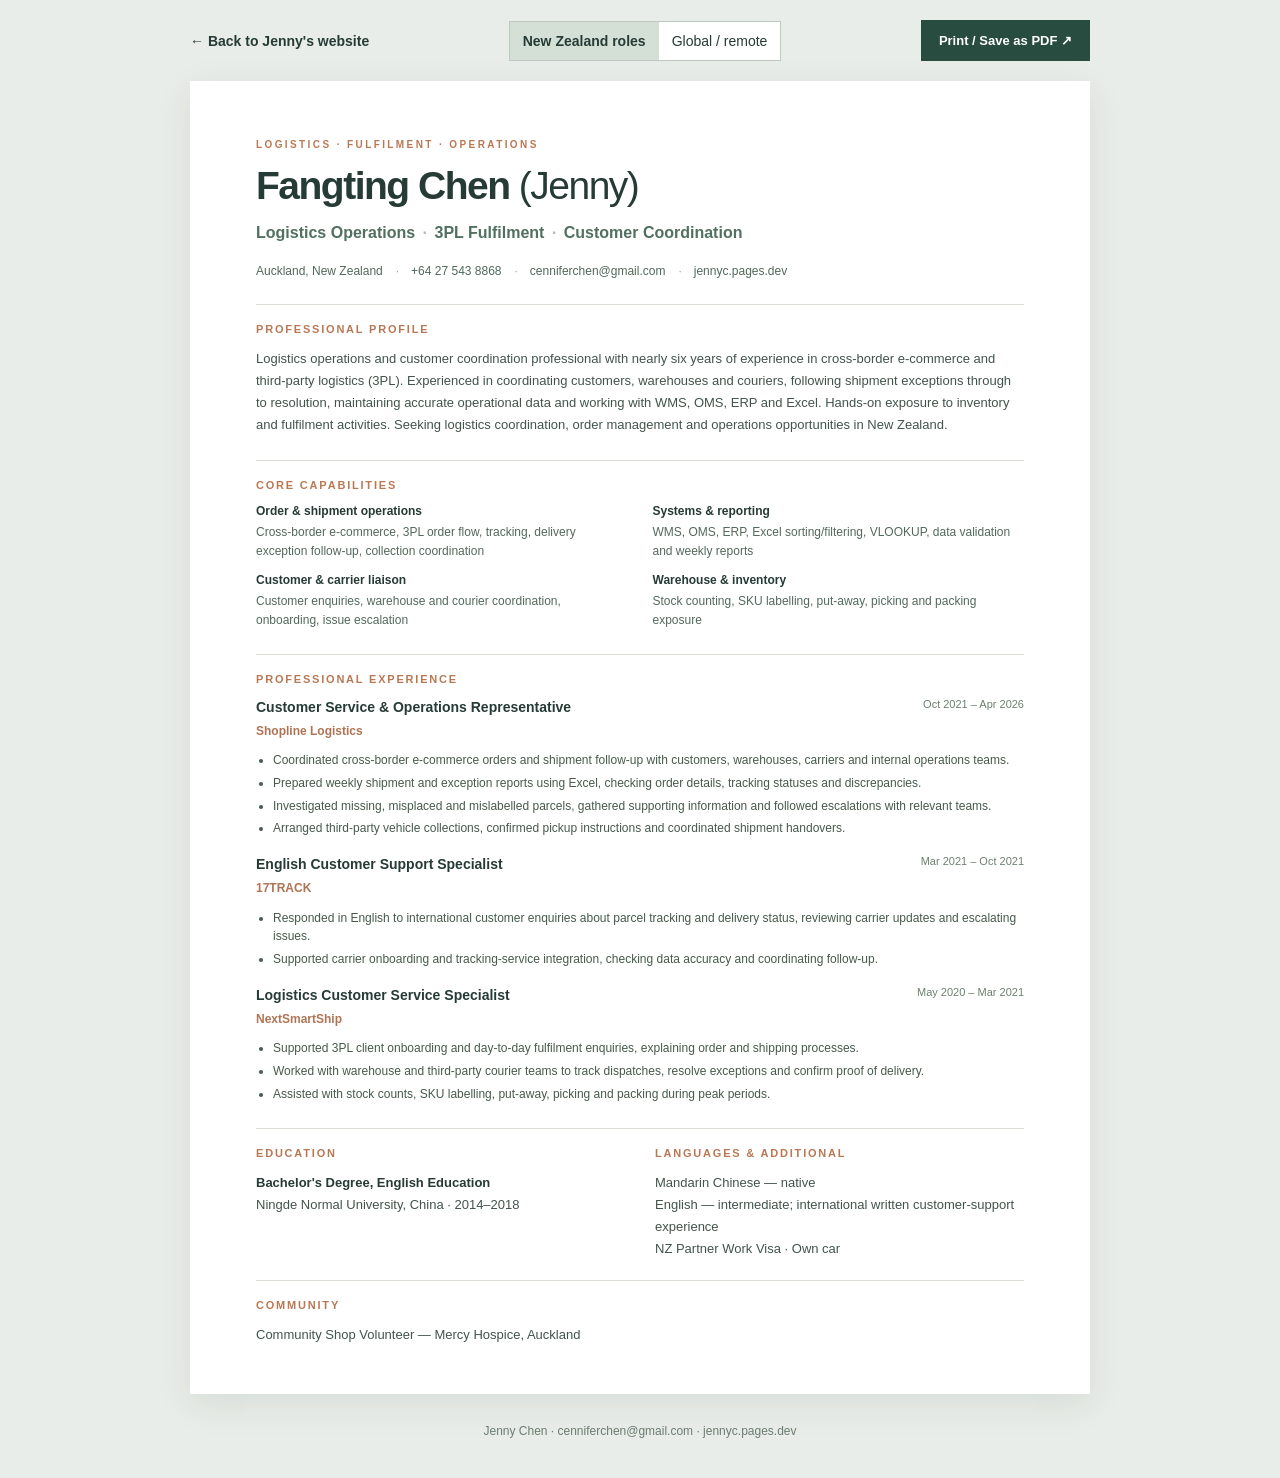
<file: public/resume.html>
<!doctype html>
<html lang="en">
<head>
<meta charset="utf-8"><meta name="viewport" content="width=device-width,initial-scale=1"><meta name="robots" content="noindex">
<title>Jenny Chen — Résumé</title>
<link rel="icon" type="image/svg+xml" href="/favicon.svg">
<link rel="stylesheet" href="resume.css">
<script>document.documentElement.dataset.track=new URLSearchParams(location.search).get('track')==='global'?'global':'nz';</script>
</head>
<body>
<header class="resume-toolbar" aria-label="Resume options">
  <a href="/" class="back">← Back to Jenny's website</a>
  <div class="switch" aria-label="Choose resume focus"><a href="/resume.html?track=nz" data-choice="nz">New Zealand roles</a><a href="/resume.html?track=global" data-choice="global">Global / remote</a></div>
  <button type="button" onclick="window.print()">Print / Save as PDF ↗</button>
</header>
<main class="paper">
  <div class="resume-header">
    <p class="overline">LOGISTICS · FULFILMENT · OPERATIONS</p>
    <h1>Fangting Chen <span>(Jenny)</span></h1>
    <p class="resume-title nz-only">Logistics Operations <span>·</span> 3PL Fulfilment <span>·</span> Customer Coordination</p>
    <p class="resume-title global-only">Cross-border E-commerce Operations <span>·</span> Order Management <span>·</span> Remote Support</p>
    <div class="contacts"><span>Auckland, New Zealand</span><a href="tel:+64275438868">+64 27 543 8868</a><a href="mailto:cenniferchen@gmail.com">cenniferchen@gmail.com</a><a href="https://jennyc.pages.dev">jennyc.pages.dev</a></div>
  </div>
  <section class="resume-section">
    <h2>Professional Profile</h2>
    <p class="nz-only">Logistics operations and customer coordination professional with nearly six years of experience in cross-border e-commerce and third-party logistics (3PL). Experienced in coordinating customers, warehouses and couriers, following shipment exceptions through to resolution, maintaining accurate operational data and working with WMS, OMS, ERP and Excel. Hands-on exposure to inventory and fulfilment activities. Seeking logistics coordination, order management and operations opportunities in New Zealand.</p>
    <p class="global-only">Cross-border e-commerce logistics professional with nearly six years of experience in shipment tracking, 3PL fulfilment and order operations. Experienced in written English-language customer support for international users, carrier liaison, delivery exceptions and weekly Excel reporting. Seeking globally remote opportunities in logistics support, order management and customer operations while based in New Zealand.</p>
  </section>
  <section class="resume-section">
    <h2>Core Capabilities</h2>
    <div class="capabilities">
      <div><strong>Order & shipment operations</strong><span>Cross-border e-commerce, 3PL order flow, tracking, delivery exception follow-up, collection coordination</span></div>
      <div><strong>Systems & reporting</strong><span>WMS, OMS, ERP, Excel sorting/filtering, VLOOKUP, data validation and weekly reports</span></div>
      <div><strong>Customer & carrier liaison</strong><span>Customer enquiries, warehouse and courier coordination, onboarding, issue escalation</span></div>
      <div><strong>Warehouse & inventory</strong><span>Stock counting, SKU labelling, put-away, picking and packing exposure</span></div>
    </div>
  </section>
  <section class="resume-section">
    <h2>Professional Experience</h2>
    <article class="role"><div class="role-head"><div><h3>Customer Service & Operations Representative</h3><p>Shopline Logistics</p></div><time>Oct 2021 – Apr 2026</time></div>
      <ul><li>Coordinated cross-border e-commerce orders and shipment follow-up with customers, warehouses, carriers and internal operations teams.</li><li>Prepared weekly shipment and exception reports using Excel, checking order details, tracking statuses and discrepancies.</li><li>Investigated missing, misplaced and mislabelled parcels, gathered supporting information and followed escalations with relevant teams.</li><li>Arranged third-party vehicle collections, confirmed pickup instructions and coordinated shipment handovers.</li></ul>
    </article>
    <article class="role"><div class="role-head"><div><h3>English Customer Support Specialist</h3><p>17TRACK</p></div><time>Mar 2021 – Oct 2021</time></div>
      <ul><li>Responded in English to international customer enquiries about parcel tracking and delivery status, reviewing carrier updates and escalating issues.</li><li>Supported carrier onboarding and tracking-service integration, checking data accuracy and coordinating follow-up.</li></ul>
    </article>
    <article class="role"><div class="role-head"><div><h3>Logistics Customer Service Specialist</h3><p>NextSmartShip</p></div><time>May 2020 – Mar 2021</time></div>
      <ul><li>Supported 3PL client onboarding and day-to-day fulfilment enquiries, explaining order and shipping processes.</li><li>Worked with warehouse and third-party courier teams to track dispatches, resolve exceptions and confirm proof of delivery.</li><li>Assisted with stock counts, SKU labelling, put-away, picking and packing during peak periods.</li></ul>
    </article>
  </section>
  <section class="resume-section resume-lower">
    <div><h2>Education</h2><p><strong>Bachelor's Degree, English Education</strong><br>Ningde Normal University, China · 2014–2018</p></div>
    <div><h2>Languages & Additional</h2><p>Mandarin Chinese — native<br>English — intermediate; international written customer-support experience<br><span class="nz-only">NZ Partner Work Visa · Own car</span><span class="global-only">Based in Auckland, NZ · Remote collaboration</span></p></div>
  </section>
  <section class="resume-section final-section"><h2>Community</h2><p>Community Shop Volunteer — Mercy Hospice, Auckland</p></section>
</main>
<footer class="resume-footer">Jenny Chen · <a href="mailto:cenniferchen@gmail.com">cenniferchen@gmail.com</a> · <a href="https://jennyc.pages.dev">jennyc.pages.dev</a></footer>
</body></html>
</file>
<file: public/resume.css>
:root{--ink:#263b36;--muted:#5b6f65;--line:#d9dfd7;--accent:#b97854}*{box-sizing:border-box}html{font-family:Arial,Helvetica,sans-serif;color:var(--ink);background:#e9ede9}body{margin:0}a{color:inherit;text-decoration:none}.resume-toolbar{max-width:900px;margin:20px auto;display:flex;gap:15px;align-items:center;justify-content:space-between;font-size:14px}.resume-toolbar .back{font-weight:700}.resume-toolbar button{border:0;background:#284c40;color:white;font-size:13px;font-weight:700;padding:13px 18px;cursor:pointer}.switch{border:1px solid #becac1;display:flex;background:white}.switch a{padding:11px 13px;white-space:nowrap}.switch a:hover{background:#edf3ed}html[data-track=nz] .switch a[data-choice=nz],html[data-track=global] .switch a[data-choice=global]{background:#d4e0d5;font-weight:700}.paper{width:min(900px,calc(100% - 40px));background:#fff;margin:0 auto 30px;padding:58px 66px 48px;box-shadow:0 10px 35px #0f2e1716}.overline{font-size:10px;letter-spacing:2.4px;font-weight:700;color:var(--accent);margin:0 0 15px}.resume-header h1{font-size:39px;letter-spacing:-1.5px;line-height:1.1;margin:0 0 13px}.resume-header h1 span{font-weight:400}.resume-title{font-size:16px;font-weight:700;color:#517061;line-height:1.5;margin:0 0 17px}.resume-title span{color:#b1bcb0;margin:0 3px}.contacts{display:flex;flex-wrap:wrap;gap:7px 13px;line-height:1.5;color:#51695c;font-size:12px}.contacts>*:not(:first-child):before{content:"·";display:inline-block;margin-right:12px;color:#9bafa0}.contacts a:hover{color:var(--accent)}.resume-section{border-top:1px solid var(--line);margin-top:24px;padding-top:18px}.resume-section h2{font-size:11px;text-transform:uppercase;letter-spacing:1.8px;color:var(--accent);margin:0 0 13px}.resume-section p{font-size:13px;line-height:1.7;color:#42544b;margin:0}.capabilities{display:grid;grid-template-columns:1fr 1fr;gap:13px 25px}.capabilities div{display:flex;flex-direction:column;gap:5px}.capabilities strong{font-size:12px}.capabilities span{font-size:12px;line-height:1.55;color:#53695d}.role{margin-bottom:17px;break-inside:avoid}.role:last-child{margin-bottom:0}.role-head{display:flex;align-items:flex-start;justify-content:space-between;gap:18px}.role h3{font-size:14px;line-height:1.35;margin:0 0 4px}.role-head p{font-size:12px;color:#af7454;font-weight:700}.role time{font-size:11px;color:#6d8072;white-space:nowrap}.role ul{margin:10px 0 0;padding-left:17px}.role li{font-size:12px;line-height:1.57;color:#465a4c;margin-bottom:4px}.resume-lower{display:grid;grid-template-columns:1fr 1fr;gap:30px}.resume-lower strong{color:#263b36}.final-section{margin-top:20px}.resume-footer{font-size:12px;text-align:center;color:#6a7d70;margin:15px auto 40px}html[data-track=nz] .global-only,html[data-track=global] .nz-only{display:none}
@media(max-width:720px){.resume-toolbar{margin:0;padding:15px;flex-wrap:wrap;gap:12px}.resume-toolbar .back{width:100%}.resume-toolbar button{flex:1}.switch a{font-size:12px}.paper{width:100%;padding:38px 22px;box-shadow:none}.resume-header h1{font-size:31px}.contacts{flex-direction:column;gap:5px}.contacts>*:not(:first-child):before{display:none}.capabilities{grid-template-columns:1fr}.role-head{flex-direction:column;gap:7px}.resume-lower{grid-template-columns:1fr}.resume-footer{padding:0 15px}}
@page{size:A4;margin:12mm 14mm}
@media print{html,body{background:#fff!important;-webkit-print-color-adjust:exact;print-color-adjust:exact}.resume-toolbar,.resume-footer{display:none!important}.paper{box-shadow:none;margin:0;padding:0;width:100%;max-width:none}.resume-header h1{font-size:29px}.resume-header .overline{font-size:8px;margin-bottom:8px}.resume-title{font-size:12px;margin-bottom:10px}.contacts{font-size:9px}.resume-section{margin-top:14px;padding-top:11px}.resume-section h2{font-size:9px;margin-bottom:8px}.resume-section p{font-size:10px;line-height:1.5}.capabilities{gap:10px 23px}.capabilities strong,.capabilities span{font-size:9px;line-height:1.45}.role{margin-bottom:11px}.role h3{font-size:10.5px}.role-head p,.role li{font-size:9px}.role time{font-size:9px}.role ul{margin-top:6px}.role li{line-height:1.48;margin-bottom:3px}.resume-lower{gap:16px}.final-section{margin-top:13px}a{text-decoration:none}}
</file>
